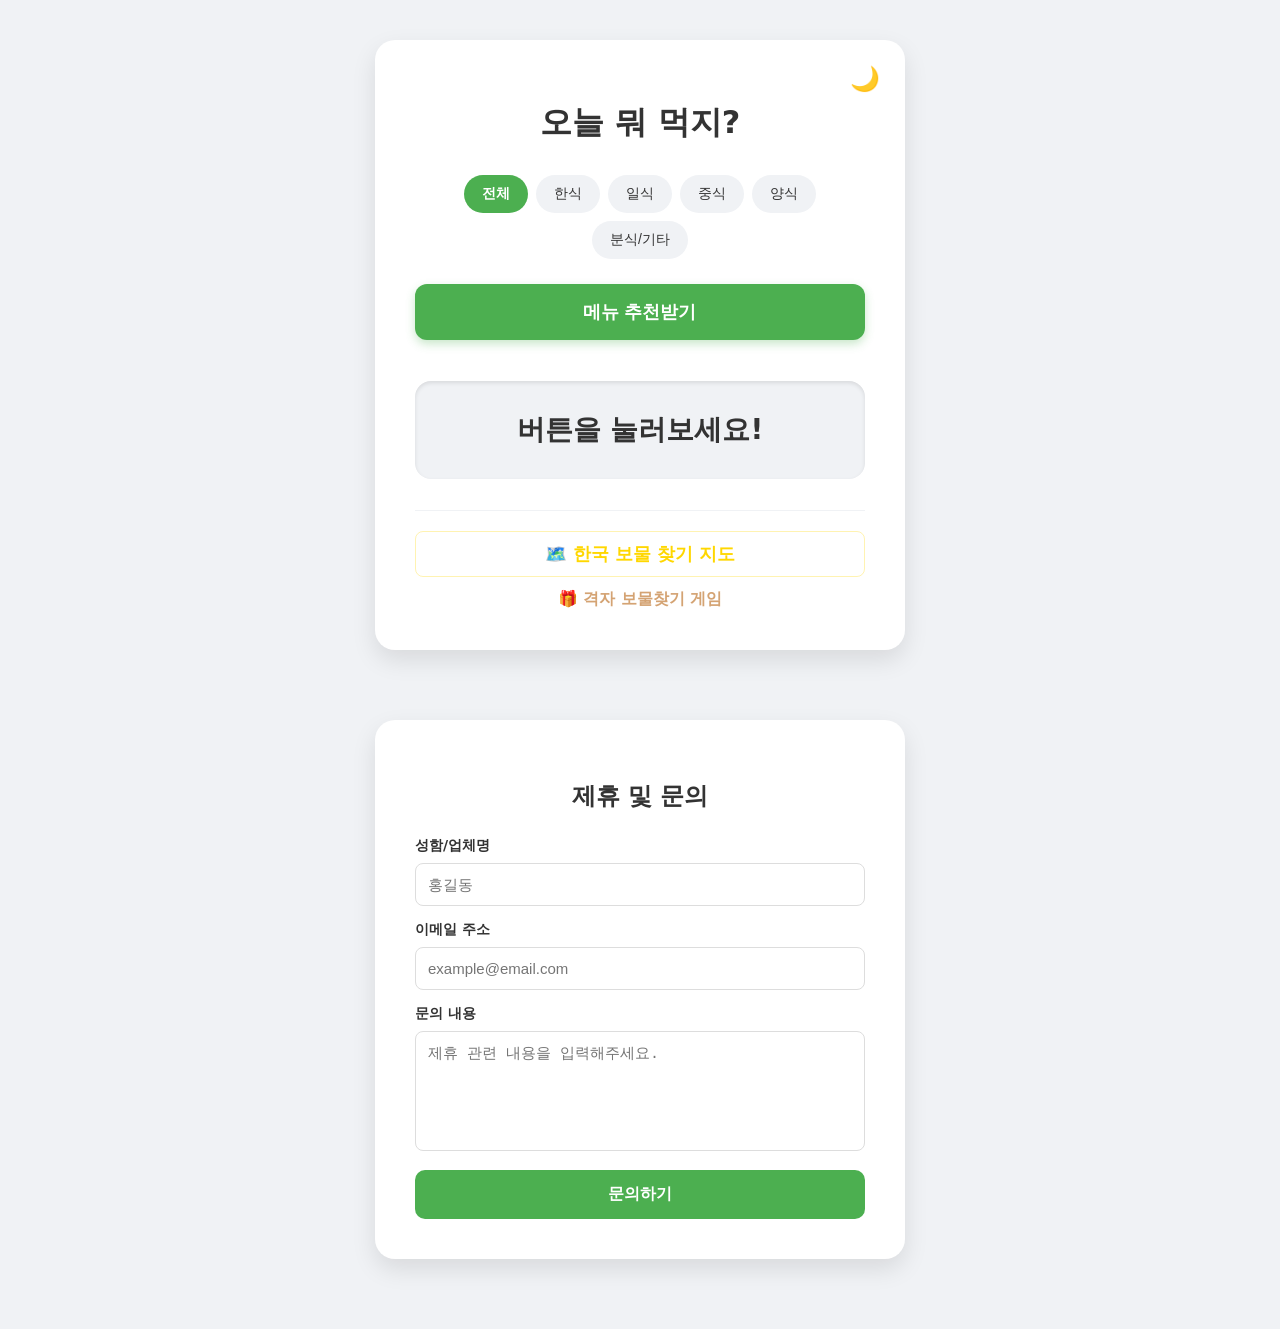
<file: index.html>
<!DOCTYPE html>
<html lang="ko">
<head>
    <meta charset="UTF-8">
    <meta name="viewport" content="width=device-width, initial-scale=1.0">
    <title>오늘 뭐 먹지? - 메뉴 추천</title>
    <link rel="stylesheet" href="style.css">
</head>
<body>
    <div class="container">
        <button id="theme-toggle" aria-label="Toggle Dark Mode">🌙</button>
        <h1>오늘 뭐 먹지?</h1>
        
        <div class="category-container">
            <button class="category-btn active" data-category="all">전체</button>
            <button class="category-btn" data-category="korean">한식</button>
            <button class="category-btn" data-category="japanese">일식</button>
            <button class="category-btn" data-category="chinese">중식</button>
            <button class="category-btn" data-category="western">양식</button>
            <button class="category-btn" data-category="snack">분식/기타</button>
        </div>

        <button id="generate-btn">메뉴 추천받기</button>
        <div id="numbers-container">
            <div class="menu-item">버튼을 눌러보세요!</div>
        </div>

        <div style="margin-top: 30px; padding-top: 20px; border-top: 1px solid var(--number-bg); display: flex; flex-direction: column; gap: 12px;">
            <a href="korea-map.html" style="text-decoration: none; color: #ffd700; font-weight: bold; font-size: 1.1rem; display: flex; align-items: center; justify-content: center; gap: 8px; padding: 10px; border: 1px solid rgba(255,215,0,0.3); border-radius: 8px;">
                <span>🗺️ 한국 보물 찾기 지도</span>
            </a>
            <a href="treasure.html" style="text-decoration: none; color: #d4a373; font-weight: bold; font-size: 1rem; display: flex; align-items: center; justify-content: center; gap: 8px;">
                <span>🎁 격자 보물찾기 게임</span>
            </a>
        </div>
    </div>

    <div class="container" style="margin-top: 40px;">
        <h2>제휴 및 문의</h2>
        <form action="https://formspree.io/f/xlgoopyo" method="POST" id="contact-form">
            <div class="form-group">
                <label for="name">성함/업체명</label>
                <input type="text" id="name" name="name" required placeholder="홍길동">
            </div>
            <div class="form-group">
                <label for="email">이메일 주소</label>
                <input type="email" id="email" name="_replyto" required placeholder="example@email.com">
            </div>
            <div class="form-group">
                <label for="message">문의 내용</label>
                <textarea id="message" name="message" required placeholder="제휴 관련 내용을 입력해주세요."></textarea>
            </div>
            <button type="submit" id="submit-btn">문의하기</button>
        </form>
    </div>

    <script src="theme.js"></script>
    <script src="main.js"></script>
</body>
</html>
</file>
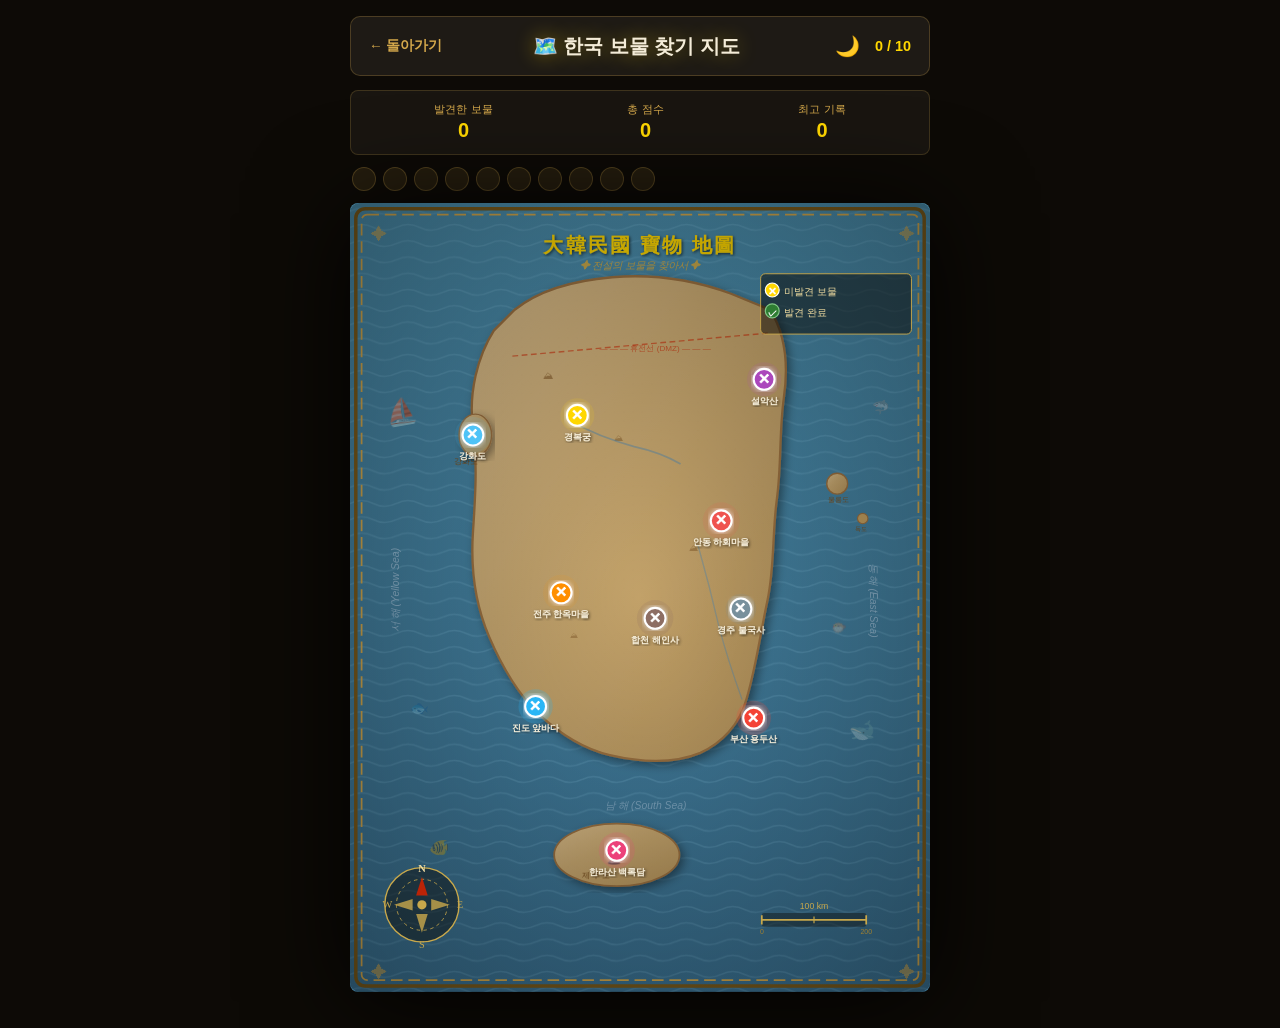
<file: korea-map.html>
<!DOCTYPE html>
<html lang="ko">
<head>
    <meta charset="UTF-8">
    <meta name="viewport" content="width=device-width, initial-scale=1.0">
    <title>🗺️ 한국 보물 찾기 지도</title>
    <link rel="stylesheet" href="korea-map.css">
</head>
<body>

    <header class="page-header">
        <a href="index.html" class="back-link">← 돌아가기</a>
        <h1>🗺️ 한국 보물 찾기 지도</h1>
        <div style="display: flex; align-items: center; gap: 10px;">
            <button id="theme-toggle" aria-label="Toggle Dark Mode">🌙</button>
            <div id="treasure-count" class="treasure-count">0 / 10</div>
        </div>
    </header>

    <div class="score-bar">
        <div class="score-item">
            <span class="score-label">발견한 보물</span>
            <span class="score-value" id="found-display">0</span>
        </div>
        <div class="score-item">
            <span class="score-label">총 점수</span>
            <span class="score-value" id="score-display">0</span>
        </div>
        <div class="score-item">
            <span class="score-label">최고 기록</span>
            <span class="score-value" id="high-score-display">0</span>
        </div>
    </div>

    <div class="progress-dots" id="progress-dots"></div>

    <div class="map-container">
        <svg id="korea-map" viewBox="0 0 500 680" xmlns="http://www.w3.org/2000/svg">
            <defs>
                <filter id="glow">
                    <feGaussianBlur stdDeviation="2.5" result="coloredBlur"/>
                    <feMerge><feMergeNode in="coloredBlur"/><feMergeNode in="SourceGraphic"/></feMerge>
                </filter>
                <filter id="text-shadow">
                    <feDropShadow dx="1" dy="1" stdDeviation="1.2" flood-color="rgba(0,0,0,0.7)"/>
                </filter>
                <filter id="land-shadow">
                    <feDropShadow dx="3" dy="3" stdDeviation="4" flood-color="rgba(0,0,0,0.4)"/>
                </filter>
                <linearGradient id="land-grad" x1="0%" y1="0%" x2="100%" y2="100%">
                    <stop offset="0%" style="stop-color:#d9bc8a"/>
                    <stop offset="40%" style="stop-color:#c8a870"/>
                    <stop offset="100%" style="stop-color:#b5935a"/>
                </linearGradient>
                <linearGradient id="sea-grad" x1="0%" y1="0%" x2="0%" y2="100%">
                    <stop offset="0%" style="stop-color:#4a8caa"/>
                    <stop offset="100%" style="stop-color:#3a7090"/>
                </linearGradient>
                <pattern id="sea-pattern" x="0" y="0" width="40" height="14" patternUnits="userSpaceOnUse">
                    <path d="M0,7 Q10,2 20,7 Q30,12 40,7" stroke="rgba(150,210,240,0.18)" stroke-width="1.2" fill="none"/>
                </pattern>
                <pattern id="land-texture" x="0" y="0" width="8" height="8" patternUnits="userSpaceOnUse">
                    <circle cx="4" cy="4" r="0.5" fill="rgba(100,70,30,0.08)"/>
                </pattern>
                <radialGradient id="vignette" cx="50%" cy="50%" r="70%">
                    <stop offset="0%" style="stop-color:transparent"/>
                    <stop offset="100%" style="stop-color:rgba(0,0,0,0.35)"/>
                </radialGradient>
            </defs>

            <!-- Sea background -->
            <rect width="500" height="680" fill="url(#sea-grad)"/>
            <rect width="500" height="680" fill="url(#sea-pattern)"/>

            <!-- Map border frame -->
            <rect x="5" y="5" width="490" height="670" fill="none" stroke="#7a5a1a" stroke-width="3" rx="8"/>
            <rect x="10" y="10" width="480" height="660" fill="none" stroke="#d4a84b" stroke-width="1.5" rx="5" stroke-dasharray="10,5"/>

            <!-- Corner decorations -->
            <text x="18" y="32" font-size="14" opacity="0.6" fill="#d4a84b">✦</text>
            <text x="473" y="32" font-size="14" opacity="0.6" fill="#d4a84b">✦</text>
            <text x="18" y="668" font-size="14" opacity="0.6" fill="#d4a84b">✦</text>
            <text x="473" y="668" font-size="14" opacity="0.6" fill="#d4a84b">✦</text>

            <!-- Map title -->
            <text x="250" y="42" text-anchor="middle" font-size="17" font-weight="bold" fill="#ffd700" filter="url(#text-shadow)" font-family="serif" letter-spacing="2">大韓民國 寶物 地圖</text>
            <text x="250" y="57" text-anchor="middle" font-size="9" fill="#c8a84b" font-style="italic" font-family="serif">✦ 전설의 보물을 찾아서 ✦</text>

            <!-- Sea labels -->
            <text x="42" y="370" font-size="9" fill="rgba(200,220,240,0.55)" font-style="italic" transform="rotate(-90,42,370)">서 해 (Yellow Sea)</text>
            <text x="448" y="310" font-size="9" fill="rgba(200,220,240,0.55)" font-style="italic" transform="rotate(90,448,310)">동 해 (East Sea)</text>
            <text x="220" y="522" font-size="9" fill="rgba(200,220,240,0.45)" font-style="italic">남 해 (South Sea)</text>

            <!-- Decorative sea elements -->
            <text x="32" y="190" font-size="22" opacity="0.55" transform="rotate(-10,32,190)">⛵</text>
            <text x="430" y="460" font-size="18" opacity="0.45">🐋</text>
            <text x="52" y="440" font-size="13" opacity="0.40">🐟</text>
            <text x="450" y="180" font-size="12" opacity="0.35">🦈</text>
            <text x="68" y="560" font-size="14" opacity="0.38">🐠</text>
            <text x="415" y="370" font-size="11" opacity="0.35">🐡</text>

            <!-- Korea Peninsula - main land mass -->
            <path id="peninsula" d="
                M 142, 92
                C 162, 76 190, 67 226, 64
                C 262, 61 298, 67 328, 78
                L 362, 92
                C 376, 114 378, 140 374, 168
                C 370, 196 372, 226 368, 255
                C 364, 284 366, 314 360, 342
                C 354, 370 350, 400 342, 427
                C 336, 450 320, 466 302, 474
                C 278, 484 250, 482 224, 476
                C 198, 470 178, 455 162, 440
                C 146, 424 132, 402 120, 374
                C 108, 346 104, 314 106, 284
                C 108, 254 110, 224 106, 194
                C 102, 164 110, 132 124, 110
                Z
            " fill="url(#land-grad)" stroke="#9a7040" stroke-width="2" filter="url(#land-shadow)"/>

            <!-- Land texture overlay -->
            <path d="
                M 142, 92
                C 162, 76 190, 67 226, 64
                C 262, 61 298, 67 328, 78
                L 362, 92
                C 376, 114 378, 140 374, 168
                C 370, 196 372, 226 368, 255
                C 364, 284 366, 314 360, 342
                C 354, 370 350, 400 342, 427
                C 336, 450 320, 466 302, 474
                C 278, 484 250, 482 224, 476
                C 198, 470 178, 455 162, 440
                C 146, 424 132, 402 120, 374
                C 108, 346 104, 314 106, 284
                C 108, 254 110, 224 106, 194
                C 102, 164 110, 132 124, 110
                Z
            " fill="url(#land-texture)" opacity="0.5"/>

            <!-- Small islands on west coast (Ganghwado area) -->
            <ellipse cx="108" cy="200" rx="14" ry="18" fill="url(#land-grad)" stroke="#9a7040" stroke-width="1.2" filter="url(#land-shadow)"/>
            <text x="90" y="225" font-size="6.5" fill="#7a5020" font-family="sans-serif">강화도</text>

            <!-- Jeju Island -->
            <ellipse cx="230" cy="562" rx="54" ry="27" fill="url(#land-grad)" stroke="#9a7040" stroke-width="1.5" filter="url(#land-shadow)"/>
            <ellipse cx="230" cy="562" rx="54" ry="27" fill="url(#land-texture)" opacity="0.5"/>
            <!-- Hallasan volcano icon on Jeju -->
            <text x="221" y="568" font-size="11" fill="#8b6014" opacity="0.75">🌋</text>
            <text x="200" y="582" font-size="6.5" fill="#7a5020" font-family="sans-serif">제 주 도</text>

            <!-- Ulleungdo -->
            <circle cx="420" cy="242" r="9" fill="url(#land-grad)" stroke="#9a7040" stroke-width="1.2"/>
            <text x="412" y="258" font-size="6" fill="#7a5020" font-family="sans-serif">울릉도</text>

            <!-- Dokdo -->
            <circle cx="442" cy="272" r="4.5" fill="#c4a060" stroke="#9a7040" stroke-width="1"/>
            <text x="435" y="283" font-size="5.5" fill="#7a5020" font-family="sans-serif">독도</text>

            <!-- DMZ line -->
            <line x1="140" y1="132" x2="362" y2="112" stroke="#cc2200" stroke-width="1.2" stroke-dasharray="5,3" opacity="0.55"/>
            <text x="215" y="128" font-size="7" fill="#cc2200" opacity="0.6" font-family="sans-serif">— — — 휴전선 (DMZ) — — —</text>

            <!-- Mountain decorations on land -->
            <text x="166" y="152" font-size="9" fill="#7a5020" opacity="0.55">⛰</text>
            <text x="346" y="148" font-size="9" fill="#7a5020" opacity="0.55">⛰</text>
            <text x="228" y="205" font-size="8" fill="#7a5020" opacity="0.45">⛰</text>
            <text x="292" y="300" font-size="8" fill="#7a5020" opacity="0.45">⛰</text>
            <text x="190" y="375" font-size="7" fill="#7a5020" opacity="0.4">⛰</text>

            <!-- River lines (Hangang, Nakdonggang - approximate) -->
            <path d="M 190,188 Q 215,202 245,210 Q 268,215 285,225" stroke="#5a8aaa" stroke-width="1.5" fill="none" opacity="0.5"/>
            <path d="M 300,295 Q 310,330 318,365 Q 326,395 338,428" stroke="#5a8aaa" stroke-width="1.2" fill="none" opacity="0.45"/>

            <!-- Vignette overlay -->
            <rect width="500" height="680" fill="url(#vignette)" rx="8"/>

            <!-- Compass Rose -->
            <g transform="translate(62, 605)">
                <circle cx="0" cy="0" r="32" fill="rgba(10,8,4,0.45)" stroke="#c8a84b" stroke-width="1.2"/>
                <circle cx="0" cy="0" r="22" fill="none" stroke="#c8a84b" stroke-width="0.7" stroke-dasharray="3,3"/>
                <!-- North pointer (red) -->
                <polygon points="0,-24 -5,-8 5,-8" fill="#cc2200" opacity="0.9"/>
                <!-- South pointer -->
                <polygon points="0,24 -5,8 5,8" fill="#c8a84b" opacity="0.8"/>
                <!-- East pointer -->
                <polygon points="24,0 8,-5 8,5" fill="#c8a84b" opacity="0.8"/>
                <!-- West pointer -->
                <polygon points="-24,0 -8,-5 -8,5" fill="#c8a84b" opacity="0.8"/>
                <circle cx="0" cy="0" r="4" fill="#c8a84b"/>
                <text x="0" y="-28" text-anchor="middle" font-size="9" fill="#f0dca0" font-weight="bold" font-family="serif">N</text>
                <text x="0" y="37" text-anchor="middle" font-size="9" fill="#c8a84b" font-family="serif">S</text>
                <text x="30" y="3" font-size="9" fill="#c8a84b" font-family="serif">E</text>
                <text x="-34" y="3" font-size="9" fill="#c8a84b" font-family="serif">W</text>
            </g>

            <!-- Scale bar -->
            <g transform="translate(355, 618)">
                <rect x="0" y="-6" width="90" height="12" rx="2" fill="rgba(10,8,4,0.4)"/>
                <line x1="0" y1="0" x2="90" y2="0" stroke="#c8a84b" stroke-width="1.5"/>
                <line x1="0" y1="-4" x2="0" y2="4" stroke="#c8a84b" stroke-width="1.5"/>
                <line x1="45" y1="-3" x2="45" y2="3" stroke="#c8a84b" stroke-width="1"/>
                <line x1="90" y1="-4" x2="90" y2="4" stroke="#c8a84b" stroke-width="1.5"/>
                <text x="45" y="-9" text-anchor="middle" font-size="7.5" fill="#c8a84b" font-family="sans-serif">100 km</text>
                <text x="0" y="12" text-anchor="middle" font-size="6" fill="#a08030" font-family="sans-serif">0</text>
                <text x="90" y="12" text-anchor="middle" font-size="6" fill="#a08030" font-family="sans-serif">200</text>
            </g>

            <!-- Legend -->
            <g transform="translate(358, 75)">
                <rect x="-4" y="-14" width="130" height="52" rx="4" fill="rgba(10,8,4,0.5)" stroke="#c8a84b" stroke-width="0.8"/>
                <circle cx="6" cy="0" r="6" fill="#ffd700" stroke="white" stroke-width="1"/>
                <text x="6" y="4" text-anchor="middle" font-size="8" fill="white" font-weight="bold">✕</text>
                <text x="16" y="4" font-size="8.5" fill="#f0dca0" font-family="sans-serif"> 미발견 보물</text>
                <circle cx="6" cy="18" r="6" fill="#2e7d32" stroke="#81c784" stroke-width="1"/>
                <text x="6" y="22" text-anchor="middle" font-size="8" fill="white" font-weight="bold">✓</text>
                <text x="16" y="22" font-size="8.5" fill="#f0dca0" font-family="sans-serif"> 발견 완료</text>
            </g>

            <!-- Treasure Markers (injected by JS) -->
            <g id="treasure-markers"></g>
        </svg>
    </div>

    <!-- Popup Overlay -->
    <div class="popup-overlay" id="popup-overlay">
        <div class="popup">
            <div class="popup-header">
                <div>
                    <div class="popup-location-name" id="popup-name">경복궁</div>
                    <div class="popup-subtitle" id="popup-subtitle">서울특별시</div>
                </div>
                <div id="popup-badge" class="discovered-badge hidden">✓ 발견됨</div>
            </div>

            <div class="popup-clue" id="popup-clue">단서 텍스트가 여기에 표시됩니다.</div>

            <div id="treasure-reveal" class="treasure-reveal hidden">
                <span class="reveal-emoji" id="reveal-emoji">💎</span>
                <div class="reveal-name" id="reveal-name">보물 이름</div>
                <div class="reveal-points" id="reveal-points">+100점 획득!</div>
            </div>

            <button class="popup-btn btn-primary" id="explore-btn">⚔️ 탐험하기!</button>
            <button class="popup-btn btn-secondary" id="close-btn">✕ 닫기</button>
        </div>
    </div>

    <!-- Victory Overlay -->
    <div class="victory-overlay" id="victory-overlay">
        <div class="victory-box">
            <div class="victory-crown">🏆</div>
            <h2>모든 보물 발견!</h2>
            <p>대한민국 전역의 10가지 전설적인 보물을 모두 찾아냈습니다.<br>당신은 진정한 보물 사냥꾼입니다!</p>
            <div class="victory-treasures" id="victory-treasures"></div>
            <div class="victory-score">최종 점수: <span id="victory-score">0</span>점</div>
            <button class="popup-btn btn-primary" id="restart-btn">🗺️ 다시 탐험하기</button>
        </div>
    </div>

    <script src="theme.js"></script>
    <script src="korea-map.js"></script>
</body>
</html>
</file>
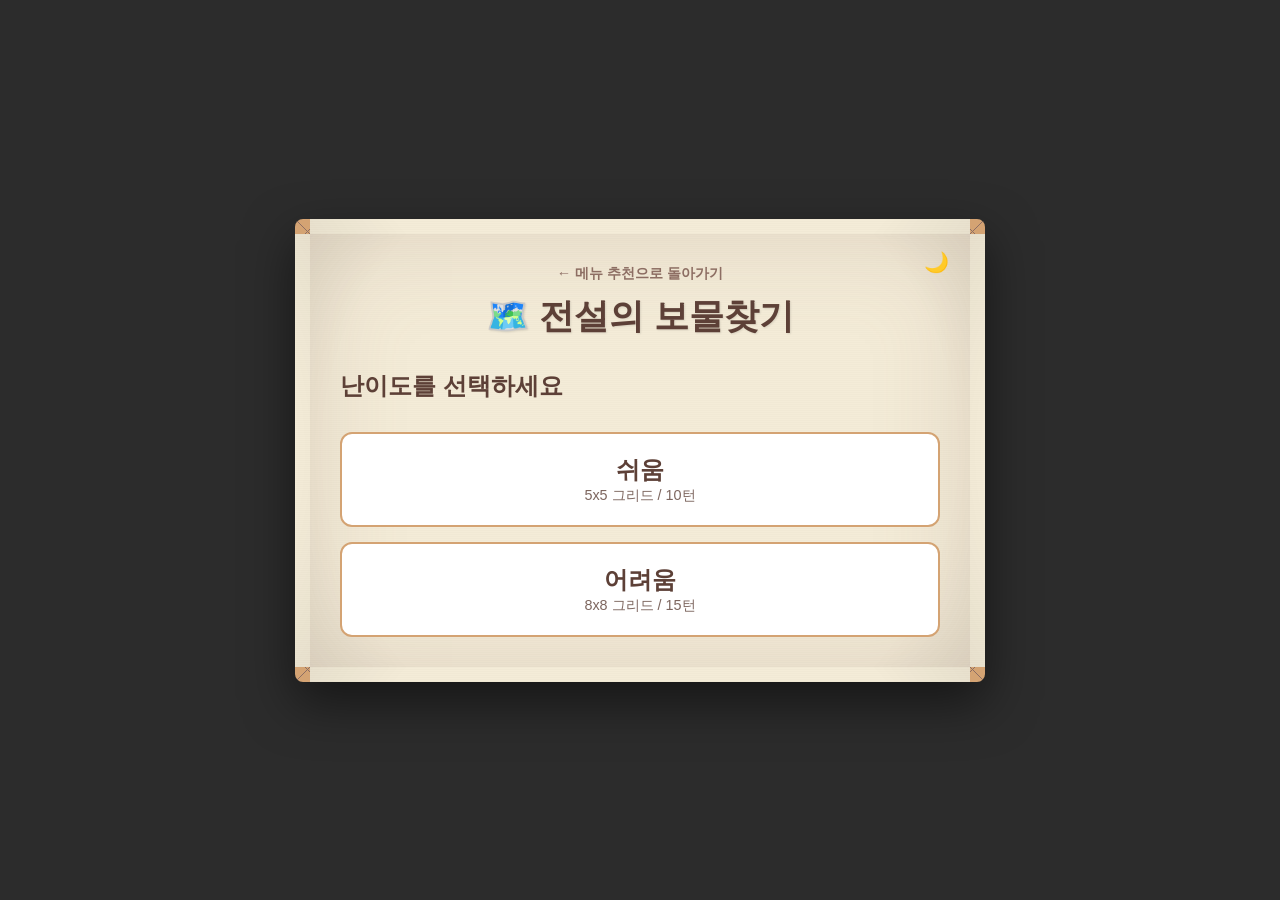
<file: treasure.html>
<!DOCTYPE html>
<html lang="ko">
<head>
    <meta charset="UTF-8">
    <meta name="viewport" content="width=device-width, initial-scale=1.0">
    <title>보물찾기 - 전설의 보물을 찾아서</title>
    <link rel="stylesheet" href="treasure.css">
</head>
<body>
    <div class="game-container">
        <button id="theme-toggle" aria-label="Toggle Dark Mode" style="position: absolute; top: 15px; right: 15px; background: none; border: none; font-size: 20px; cursor: pointer; z-index: 10;">🌙</button>
        <header>
            <a href="index.html" class="back-link">← 메뉴 추천으로 돌아가기</a>
            <h1>🗺️ 전설의 보물찾기</h1>
        </header>

        <div id="setup-screen" class="screen">
            <h2>난이도를 선택하세요</h2>
            <div class="difficulty-options">
                <button class="diff-btn" data-level="easy">
                    <span class="level">쉬움</span>
                    <span class="desc">5x5 그리드 / 10턴</span>
                </button>
                <button class="diff-btn" data-level="hard">
                    <span class="level">어려움</span>
                    <span class="desc">8x8 그리드 / 15턴</span>
                </button>
            </div>
        </div>

        <div id="game-screen" class="screen hidden">
            <div class="game-info">
                <div class="info-item">
                    <span class="label">남은 턴</span>
                    <span id="turns-left" class="value">0</span>
                </div>
                <div class="info-item">
                    <span class="label">현재 점수</span>
                    <span id="current-score" class="value">0</span>
                </div>
                <div class="info-item">
                    <span class="label">최고 기록</span>
                    <span id="high-score" class="value">0</span>
                </div>
            </div>

            <div id="treasure-grid" class="grid"></div>
            
            <button id="reset-btn">포기하고 다시 시작</button>
        </div>

        <div id="result-modal" class="modal hidden">
            <div class="modal-content">
                <h2 id="result-title">탐험 종료!</h2>
                <div class="result-stats">
                    <p>최종 점수: <span id="final-score">0</span></p>
                    <p id="new-record" class="hidden">🎉 새로운 기록입니다! 🎉</p>
                </div>
                <button id="modal-close-btn">다시 도전하기</button>
            </div>
        </div>
    </div>
    <script src="theme.js"></script>
    <script src="treasure.js"></script>
</body>
</html>
</file>
<file: style.css>
:root {
    --bg-color: #f0f2f5;
    --container-bg: #fff;
    --text-color: #333;
    --btn-bg: #4CAF50;
    --btn-hover: #45a049;
    --number-bg: #f0f2f5;
    --shadow: rgba(0, 0, 0, 0.1);
    --secondary-color: #6c757d;
}

body.dark-mode {
    --bg-color: #18191a;
    --container-bg: #242526;
    --text-color: #e4e6eb;
    --btn-bg: #2e7d32;
    --btn-hover: #388e3c;
    --number-bg: #3a3b3c;
    --shadow: rgba(0, 0, 0, 0.3);
    --secondary-color: #a0a0a0;
}

body {
    font-family: 'Pretendard', -apple-system, BlinkMacSystemFont, system-ui, Roboto, 'Helvetica Neue', 'Segoe UI', 'Apple SD Gothic Neo', 'Noto Sans KR', 'Malgun Gothic', 'Apple Color Emoji', 'Segoe UI Emoji', 'Segoe UI Symbol', sans-serif;
    background-color: var(--bg-color);
    color: var(--text-color);
    display: flex;
    flex-direction: column;
    justify-content: flex-start;
    align-items: center;
    min-height: 100vh;
    padding: 40px 20px;
    margin: 0;
    transition: background-color 0.3s, color 0.3s;
}

.container {
    width: 100%;
    max-width: 450px;
    text-align: center;
    background-color: var(--container-bg);
    padding: 40px;
    border-radius: 20px;
    box-shadow: 0 10px 25px var(--shadow);
    position: relative;
    transition: background-color 0.3s, box-shadow 0.3s;
    margin-bottom: 30px;
}

h1 {
    font-size: 2rem;
    color: var(--text-color);
    margin-bottom: 30px;
    font-weight: 800;
}

.category-container {
    display: flex;
    flex-wrap: wrap;
    justify-content: center;
    gap: 8px;
    margin-bottom: 25px;
}

.category-btn {
    background-color: var(--number-bg);
    border: 2px solid transparent;
    border-radius: 20px;
    padding: 8px 16px;
    font-size: 14px;
    color: var(--text-color);
    cursor: pointer;
    transition: all 0.2s ease;
}

.category-btn:hover {
    background-color: #e0e0e0;
}

body.dark-mode .category-btn:hover {
    background-color: #4a4a4a;
}

.category-btn.active {
    background-color: var(--btn-bg);
    color: white;
    font-weight: bold;
}

#generate-btn {
    width: 100%;
    background-color: var(--btn-bg);
    color: white;
    border: none;
    padding: 16px;
    font-size: 18px;
    font-weight: bold;
    border-radius: 12px;
    cursor: pointer;
    transition: transform 0.1s active, background-color 0.3s ease;
    box-shadow: 0 4px 10px rgba(76, 175, 80, 0.3);
}

#generate-btn:hover {
    background-color: var(--btn-hover);
    transform: translateY(-2px);
}

#generate-btn:active {
    transform: translateY(0);
}

#generate-btn:disabled {
    background-color: var(--secondary-color);
    cursor: not-allowed;
    transform: none;
}

#numbers-container {
    margin-top: 40px;
    min-height: 100px;
    display: flex;
    justify-content: center;
    align-items: center;
}

.menu-item {
    background-color: var(--number-bg);
    padding: 30px 20px;
    border-radius: 16px;
    width: 100%;
    font-size: 28px;
    font-weight: 800;
    color: var(--text-color);
    box-shadow: inset 0 2px 4px var(--shadow);
    transition: all 0.2s;
}

.spinning {
    animation: spin-text 0.1s infinite alternate;
    opacity: 0.7;
}

@keyframes spin-text {
    from { transform: scale(0.98); }
    to { transform: scale(1.02); }
}

#theme-toggle {
    position: absolute;
    top: 20px;
    right: 20px;
    background: none;
    border: none;
    font-size: 24px;
    cursor: pointer;
    color: var(--text-color);
    padding: 5px;
    border-radius: 50%;
    transition: background-color 0.2s;
}

#theme-toggle:hover {
    background-color: var(--number-bg);
}

/* Form Styles */
h2 {
    margin-bottom: 25px;
    font-weight: 700;
}

.form-group {
    text-align: left;
    margin-bottom: 15px;
}

.form-group label {
    display: block;
    margin-bottom: 8px;
    font-weight: 600;
    font-size: 14px;
}

.form-group input, 
.form-group textarea {
    width: 100%;
    padding: 12px;
    border: 1px solid #ddd;
    border-radius: 8px;
    font-size: 15px;
    box-sizing: border-box;
    background-color: var(--container-bg);
    color: var(--text-color);
}

body.dark-mode .form-group input,
body.dark-mode .form-group textarea {
    border-color: #444;
}

.form-group textarea {
    height: 120px;
    resize: none;
}

#submit-btn {
    width: 100%;
    background-color: var(--btn-bg);
    color: white;
    border: none;
    padding: 14px;
    font-size: 16px;
    font-weight: 600;
    border-radius: 10px;
    cursor: pointer;
    transition: background-color 0.3s ease;
}

#submit-btn:hover {
    background-color: var(--btn-hover);
}
</file>
<file: korea-map.css>
:root {
    --bg-color: #0d0a06;
    --text-color: #3d2b1f;
    --header-bg: rgba(244, 236, 216, 0.07);
    --header-border: rgba(212, 168, 75, 0.25);
    --header-text: #f4ecd8;
    --score-bg: rgba(244, 236, 216, 0.05);
    --score-border: rgba(212, 168, 75, 0.2);
    --score-label: #d4a84b;
    --score-value: #ffd700;
    --dot-bg: rgba(212, 168, 75, 0.12);
    --dot-border: rgba(212, 168, 75, 0.25);
    --popup-bg: #f5ecd6;
    --popup-text: #4a3020;
    --popup-subtitle: #8d6e63;
    --popup-clue-bg: rgba(141, 110, 99, 0.1);
    --popup-border: #c89a50;
}

body.dark-mode {
    --bg-color: #18191a;
    --text-color: #e4e6eb;
    --header-bg: rgba(255, 255, 255, 0.05);
    --header-border: rgba(255, 215, 0, 0.15);
    --header-text: #e4e6eb;
    --score-bg: rgba(255, 255, 255, 0.03);
    --score-border: rgba(255, 215, 0, 0.1);
    --score-label: #a0a0a0;
    --score-value: #ffd700;
    --dot-bg: rgba(255, 255, 255, 0.05);
    --dot-border: rgba(255, 215, 0, 0.1);
    --popup-bg: #242526;
    --popup-text: #e4e6eb;
    --popup-subtitle: #a0a0a0;
    --popup-clue-bg: rgba(255, 255, 255, 0.05);
    --popup-border: #ffd700;
}

*, *::before, *::after {
    box-sizing: border-box;
    margin: 0;
    padding: 0;
}

body {
    background: var(--bg-color);
    min-height: 100vh;
    display: flex;
    flex-direction: column;
    align-items: center;
    font-family: 'Malgun Gothic', 'Apple SD Gothic Neo', 'Nanum Gothic', sans-serif;
    color: var(--text-color);
    padding: 16px 12px 32px;
    transition: background-color 0.3s, color 0.3s;
}

/* ── Header ── */
.page-header {
    width: 100%;
    max-width: 580px;
    display: flex;
    align-items: center;
    justify-content: space-between;
    margin-bottom: 14px;
    padding: 12px 18px;
    background: var(--header-bg);
    border-radius: 10px;
    border: 1px solid var(--header-border);
    position: relative;
}

.back-link {
    color: #d4a84b;
    text-decoration: none;
    font-size: 0.85rem;
    font-weight: bold;
    white-space: nowrap;
}

.back-link:hover { color: #f0c870; }

.page-header h1 {
    color: var(--header-text);
    font-size: 1.25rem;
    text-shadow: 0 0 20px rgba(255, 215, 0, 0.4);
    flex: 1;
    text-align: center;
}

.treasure-count {
    color: #ffd700;
    font-weight: bold;
    font-size: 0.9rem;
    white-space: nowrap;
}

/* ── Score Bar ── */
.score-bar {
    width: 100%;
    max-width: 580px;
    display: flex;
    justify-content: space-around;
    padding: 12px 16px;
    background: var(--score-bg);
    border-radius: 8px;
    border: 1px solid var(--score-border);
    margin-bottom: 12px;
}

.score-item {
    display: flex;
    flex-direction: column;
    align-items: center;
    gap: 2px;
}

.score-label {
    font-size: 0.68rem;
    color: var(--score-label);
}

.score-value {
    font-size: 1.25rem;
    font-weight: bold;
    color: var(--score-value);
}

/* ── Progress Dots ── */
.progress-dots {
    width: 100%;
    max-width: 580px;
    display: flex;
    gap: 7px;
    flex-wrap: wrap;
    margin-bottom: 12px;
    padding: 0 2px;
}

.progress-dot {
    width: 24px;
    height: 24px;
    border-radius: 50%;
    background: var(--dot-bg);
    border: 1.5px solid var(--dot-border);
    font-size: 0.8rem;
    display: flex;
    align-items: center;
    justify-content: center;
    transition: all 0.4s ease;
    cursor: default;
    color: var(--text-color);
}

.progress-dot.found {
    background: rgba(255, 215, 0, 0.2);
    border-color: #ffd700;
    box-shadow: 0 0 8px rgba(255, 215, 0, 0.4);
    transform: scale(1.1);
}

/* ── Map Container ── */
.map-container {
    width: 100%;
    max-width: 580px;
}

#korea-map {
    width: 100%;
    height: auto;
    filter: drop-shadow(0 10px 50px rgba(0, 0, 0, 0.9));
    border-radius: 8px;
}

/* ── SVG Treasure Markers ── */
.treasure-marker {
    cursor: pointer;
}

.treasure-marker .marker-circle {
    transition: filter 0.2s;
}

.treasure-marker:hover .marker-circle {
    filter: brightness(1.4) url(#glow);
}

.treasure-marker:hover .marker-label {
    font-size: 8.5px;
}

/* ── Popup ── */
.popup-overlay {
    position: fixed;
    inset: 0;
    background: rgba(0, 0, 0, 0.72);
    display: flex;
    justify-content: center;
    align-items: center;
    z-index: 200;
    opacity: 0;
    pointer-events: none;
    transition: opacity 0.28s ease;
    padding: 16px;
}

.popup-overlay.active {
    opacity: 1;
    pointer-events: all;
}

.popup {
    background: var(--popup-bg);
    background-image:
        radial-gradient(ellipse at top left, rgba(212, 163, 115, 0.15) 0%, transparent 55%),
        radial-gradient(ellipse at bottom right, rgba(141, 110, 99, 0.15) 0%, transparent 55%);
    border-radius: 14px;
    padding: 30px 26px 24px;
    max-width: 400px;
    width: 100%;
    box-shadow:
        0 24px 70px rgba(0, 0, 0, 0.85),
        inset 0 0 40px rgba(141, 110, 99, 0.08);
    border: 2.5px solid var(--popup-border);
    transform: scale(0.85) translateY(24px);
    transition: transform 0.28s cubic-bezier(0.34, 1.56, 0.64, 1);
}

.popup-overlay.active .popup {
    transform: scale(1) translateY(0);
}

.popup-header {
    display: flex;
    justify-content: space-between;
    align-items: flex-start;
    margin-bottom: 16px;
}

.popup-location-name {
    font-size: 1.4rem;
    font-weight: 900;
    color: var(--popup-text);
}

.popup-subtitle {
    font-size: 0.8rem;
    color: var(--popup-subtitle);
    margin-top: 2px;
}

.discovered-badge {
    background: rgba(46, 125, 50, 0.15);
    border: 1px solid #4caf50;
    color: #388e3c;
    padding: 4px 12px;
    border-radius: 20px;
    font-size: 0.75rem;
    font-weight: bold;
    white-space: nowrap;
}

.popup-clue {
    background: var(--popup-clue-bg);
    border-left: 4px solid var(--popup-border);
    padding: 13px 15px;
    border-radius: 0 8px 8px 0;
    font-style: italic;
    color: var(--popup-text);
    line-height: 1.75;
    margin-bottom: 20px;
    font-size: 0.92rem;
    position: relative;
}

.popup-clue::before {
    content: '💬 단서: ';
    font-style: normal;
    font-weight: 700;
    color: var(--popup-subtitle);
}

/* ── Treasure Reveal ── */
.treasure-reveal {
    text-align: center;
    padding: 18px 16px;
    background: linear-gradient(135deg, rgba(255, 215, 0, 0.12), rgba(255, 165, 0, 0.08));
    border-radius: 10px;
    border: 2px solid #ffd700;
    margin-bottom: 18px;
    animation: reveal-pop 0.5s cubic-bezier(0.34, 1.56, 0.64, 1);
}

@keyframes reveal-pop {
    0% { opacity: 0; transform: scale(0.5); }
    100% { opacity: 1; transform: scale(1); }
}

.reveal-emoji {
    font-size: 3rem;
    display: block;
    margin-bottom: 8px;
    animation: float-emoji 2s ease-in-out infinite;
}

@keyframes float-emoji {
    0%, 100% { transform: translateY(0); }
    50% { transform: translateY(-6px); }
}

.reveal-name {
    font-size: 1.05rem;
    font-weight: 800;
    color: #ffd700;
    margin-bottom: 4px;
}

.reveal-points {
    color: #e67e22;
    font-size: 0.9rem;
    font-weight: bold;
}

/* ── Buttons ── */
.popup-btn {
    width: 100%;
    padding: 13px;
    border: none;
    border-radius: 9px;
    font-size: 0.95rem;
    font-weight: bold;
    cursor: pointer;
    transition: all 0.2s ease;
    font-family: inherit;
}

.btn-primary {
    background: linear-gradient(135deg, #c89a50, #a07020);
    color: white;
    box-shadow: 0 4px 12px rgba(160, 112, 32, 0.4);
}

.btn-primary:hover {
    background: linear-gradient(135deg, #d4a860, #b08030);
    transform: translateY(-2px);
    box-shadow: 0 6px 18px rgba(160, 112, 32, 0.5);
}

.btn-primary:active { transform: translateY(0); }

.btn-secondary {
    background: none;
    border: 2px solid var(--popup-border);
    color: var(--popup-subtitle);
    margin-top: 10px;
}

.btn-secondary:hover {
    background: rgba(200, 154, 80, 0.1);
    color: var(--popup-text);
}

/* ── Victory Screen ── */
.victory-overlay {
    position: fixed;
    inset: 0;
    background: rgba(0, 0, 0, 0.92);
    display: flex;
    justify-content: center;
    align-items: center;
    z-index: 300;
    opacity: 0;
    pointer-events: none;
    transition: opacity 0.5s ease;
    padding: 20px;
}

.victory-overlay.active {
    opacity: 1;
    pointer-events: all;
}

.victory-box {
    background: var(--popup-bg);
    background-image: radial-gradient(ellipse at top, rgba(255, 215, 0, 0.15) 0%, transparent 60%);
    border-radius: 20px;
    padding: 44px 36px 36px;
    text-align: center;
    max-width: 420px;
    width: 100%;
    border: 3px solid #ffd700;
    box-shadow:
        0 0 80px rgba(255, 215, 0, 0.3),
        0 30px 80px rgba(0, 0, 0, 0.8);
    animation: victory-appear 0.6s cubic-bezier(0.34, 1.56, 0.64, 1);
}

@keyframes victory-appear {
    from { transform: scale(0.6) rotate(-5deg); opacity: 0; }
    to { transform: scale(1) rotate(0); opacity: 1; }
}

.victory-crown {
    font-size: 3.5rem;
    margin-bottom: 14px;
    animation: crown-spin 1.5s ease;
}

@keyframes crown-spin {
    0% { transform: rotateY(0); }
    50% { transform: rotateY(180deg) scale(1.2); }
    100% { transform: rotateY(360deg); }
}

.victory-box h2 {
    font-size: 1.8rem;
    color: var(--popup-text);
    margin-bottom: 12px;
}

.victory-box p {
    font-size: 0.9rem;
    color: var(--popup-subtitle);
    margin-bottom: 22px;
    line-height: 1.7;
}

.victory-treasures {
    display: flex;
    flex-wrap: wrap;
    gap: 10px;
    justify-content: center;
    margin-bottom: 22px;
}

.victory-treasure-item {
    font-size: 2rem;
    animation: pop-in 0.4s cubic-bezier(0.34, 1.56, 0.64, 1) both;
}

@keyframes pop-in {
    from { transform: scale(0) rotate(-30deg); opacity: 0; }
    to { transform: scale(1) rotate(0); opacity: 1; }
}

.victory-score {
    font-size: 1.6rem;
    font-weight: 900;
    color: #a07020;
    margin-bottom: 24px;
}

.victory-score span {
    color: #e67e22;
    font-size: 2rem;
}

/* ── Utility ── */
.hidden {
    display: none !important;
}

#theme-toggle {
    background: none;
    border: none;
    font-size: 20px;
    cursor: pointer;
    color: var(--header-text);
    padding: 5px;
    border-radius: 50%;
    transition: background-color 0.2s;
}

#theme-toggle:hover {
    background: rgba(255, 255, 255, 0.1);
}

/* ── Responsive ── */
@media (max-width: 500px) {
    .page-header h1 { font-size: 1rem; }
    .page-header { padding: 10px 12px; }
    .popup { padding: 24px 18px 20px; }
    .popup-location-name { font-size: 1.2rem; }
    .victory-box { padding: 32px 22px 28px; }
    .victory-box h2 { font-size: 1.4rem; }
}
</file>
<file: treasure.css>
:root {
    --parchment-bg: #f4ecd8;
    --parchment-dark: #d4a373;
    --text-color: #5d4037;
    --accent-color: #8d6e63;
    --gold: #ffd700;
    --tile-bg: #e0d5c1;
    --tile-revealed: white;
    --body-bg: #2c2c2c;
}

body.dark-mode {
    --parchment-bg: #2c2c2c;
    --parchment-dark: #1a1a1a;
    --text-color: #e4e6eb;
    --accent-color: #a0a0a0;
    --tile-bg: #3a3b3c;
    --tile-revealed: #242526;
    --body-bg: #18191a;
}

body {
    margin: 0;
    font-family: 'Pretendard', sans-serif;
    background-color: var(--body-bg);
    color: var(--text-color);
    display: flex;
    justify-content: center;
    align-items: center;
    min-height: 100vh;
    transition: background-color 0.3s, color 0.3s;
}

.game-container {
    width: 90%;
    max-width: 600px;
    background-color: var(--parchment-bg);
    background-image: radial-gradient(circle at 50% 50%, transparent 80%, rgba(0,0,0,0.05)),
                      repeating-linear-gradient(rgba(0,0,0,0.01) 0px, rgba(0,0,0,0.01) 1px, transparent 1px, transparent 2px);
    border-radius: 8px;
    padding: 30px;
    box-shadow: 0 20px 50px rgba(0,0,0,0.5), inset 0 0 100px rgba(141, 110, 99, 0.2);
    position: relative;
    border: 15px solid transparent;
    border-image: url('data:image/svg+xml;utf8,<svg xmlns="http://www.w3.org/2000/svg" width="50" height="50" viewBox="0 0 50 50"><rect width="50" height="50" fill="%23d4a373"/><path d="M0 0L50 50M50 0L0 50" stroke="%238d6e63" stroke-width="2"/></svg>') 30 stretch;
}

header {
    text-align: center;
    margin-bottom: 30px;
}

.back-link {
    text-decoration: none;
    color: var(--accent-color);
    font-size: 0.9rem;
    font-weight: bold;
}

h1 {
    font-size: 2.2rem;
    margin: 10px 0;
    text-shadow: 1px 1px 2px rgba(0,0,0,0.1);
}

.screen {
    transition: opacity 0.3s ease;
}

.hidden {
    display: none;
    opacity: 0;
}

/* Setup Screen */
.difficulty-options {
    display: flex;
    flex-direction: column;
    gap: 15px;
    margin-top: 30px;
}

.diff-btn {
    background: var(--tile-revealed);
    border: 2px solid var(--parchment-dark);
    padding: 20px;
    border-radius: 12px;
    cursor: pointer;
    transition: all 0.2s;
    display: flex;
    flex-direction: column;
    align-items: center;
    color: var(--text-color);
}

.diff-btn:hover {
    background: var(--parchment-dark);
    color: white;
    transform: translateY(-3px);
}

.diff-btn .level {
    font-size: 1.5rem;
    font-weight: 800;
}

.diff-btn .desc {
    font-size: 0.9rem;
    opacity: 0.8;
}

/* Game Screen */
.game-info {
    display: flex;
    justify-content: space-around;
    background: rgba(212, 163, 115, 0.2);
    padding: 15px;
    border-radius: 10px;
    margin-bottom: 25px;
}

.info-item {
    display: flex;
    flex-direction: column;
    align-items: center;
}

.info-item .label {
    font-size: 0.8rem;
    font-weight: bold;
}

.info-item .value {
    font-size: 1.4rem;
    font-weight: 800;
    color: #a0522d;
}

body.dark-mode .info-item .value {
    color: var(--gold);
}

.grid {
    display: grid;
    gap: 8px;
    margin: 0 auto 30px;
    max-width: 100%;
}

.tile {
    aspect-ratio: 1/1;
    background: var(--tile-bg);
    border: 1px solid rgba(0,0,0,0.1);
    border-radius: 4px;
    cursor: pointer;
    display: flex;
    justify-content: center;
    align-items: center;
    font-size: 1.5rem;
    transition: all 0.2s;
    box-shadow: inset 0 -3px 0 rgba(0,0,0,0.1);
}

.tile:hover:not(.revealed) {
    background: var(--parchment-dark);
    transform: scale(1.05);
}

.tile.revealed {
    cursor: default;
    background: var(--tile-revealed);
    box-shadow: none;
}

.tile.revealed.empty { background: var(--tile-bg); opacity: 0.5; }
.tile.revealed.coin { background: #fff9c4; animation: pop 0.3s ease; color: #333; }
.tile.revealed.gem { background: #e1f5fe; animation: pop 0.4s ease; border: 2px solid #03a9f4; color: #333; }
.tile.revealed.chest { background: #fff3e0; animation: bounce 0.5s ease; border: 2px solid #ff9800; font-size: 2rem; color: #333; }

@keyframes pop {
    0% { transform: scale(0); }
    80% { transform: scale(1.2); }
    100% { transform: scale(1); }
}

@keyframes bounce {
    0% { transform: translateY(0); }
    30% { transform: translateY(-10px); }
    50% { transform: translateY(0); }
    70% { transform: translateY(-5px); }
    100% { transform: translateY(0); }
}

#reset-btn {
    width: 100%;
    padding: 12px;
    background: none;
    border: 2px solid var(--accent-color);
    color: var(--accent-color);
    font-weight: bold;
    border-radius: 8px;
    cursor: pointer;
}

/* Modal */
.modal {
    position: fixed;
    top: 0; left: 0; width: 100%; height: 100%;
    background: rgba(0,0,0,0.8);
    display: flex;
    justify-content: center;
    align-items: center;
    z-index: 100;
}

.modal-content {
    background: var(--parchment-bg);
    padding: 40px;
    border-radius: 20px;
    text-align: center;
    max-width: 300px;
    color: var(--text-color);
}

.modal-content h2 { font-size: 2rem; margin-bottom: 20px; }
.result-stats { font-size: 1.2rem; margin-bottom: 30px; }
#new-record { color: #e67e22; font-weight: bold; }

#modal-close-btn {
    width: 100%;
    padding: 15px;
    background: var(--parchment-dark);
    color: white;
    border: none;
    border-radius: 10px;
    font-size: 1.1rem;
    font-weight: bold;
    cursor: pointer;
}
</file>
